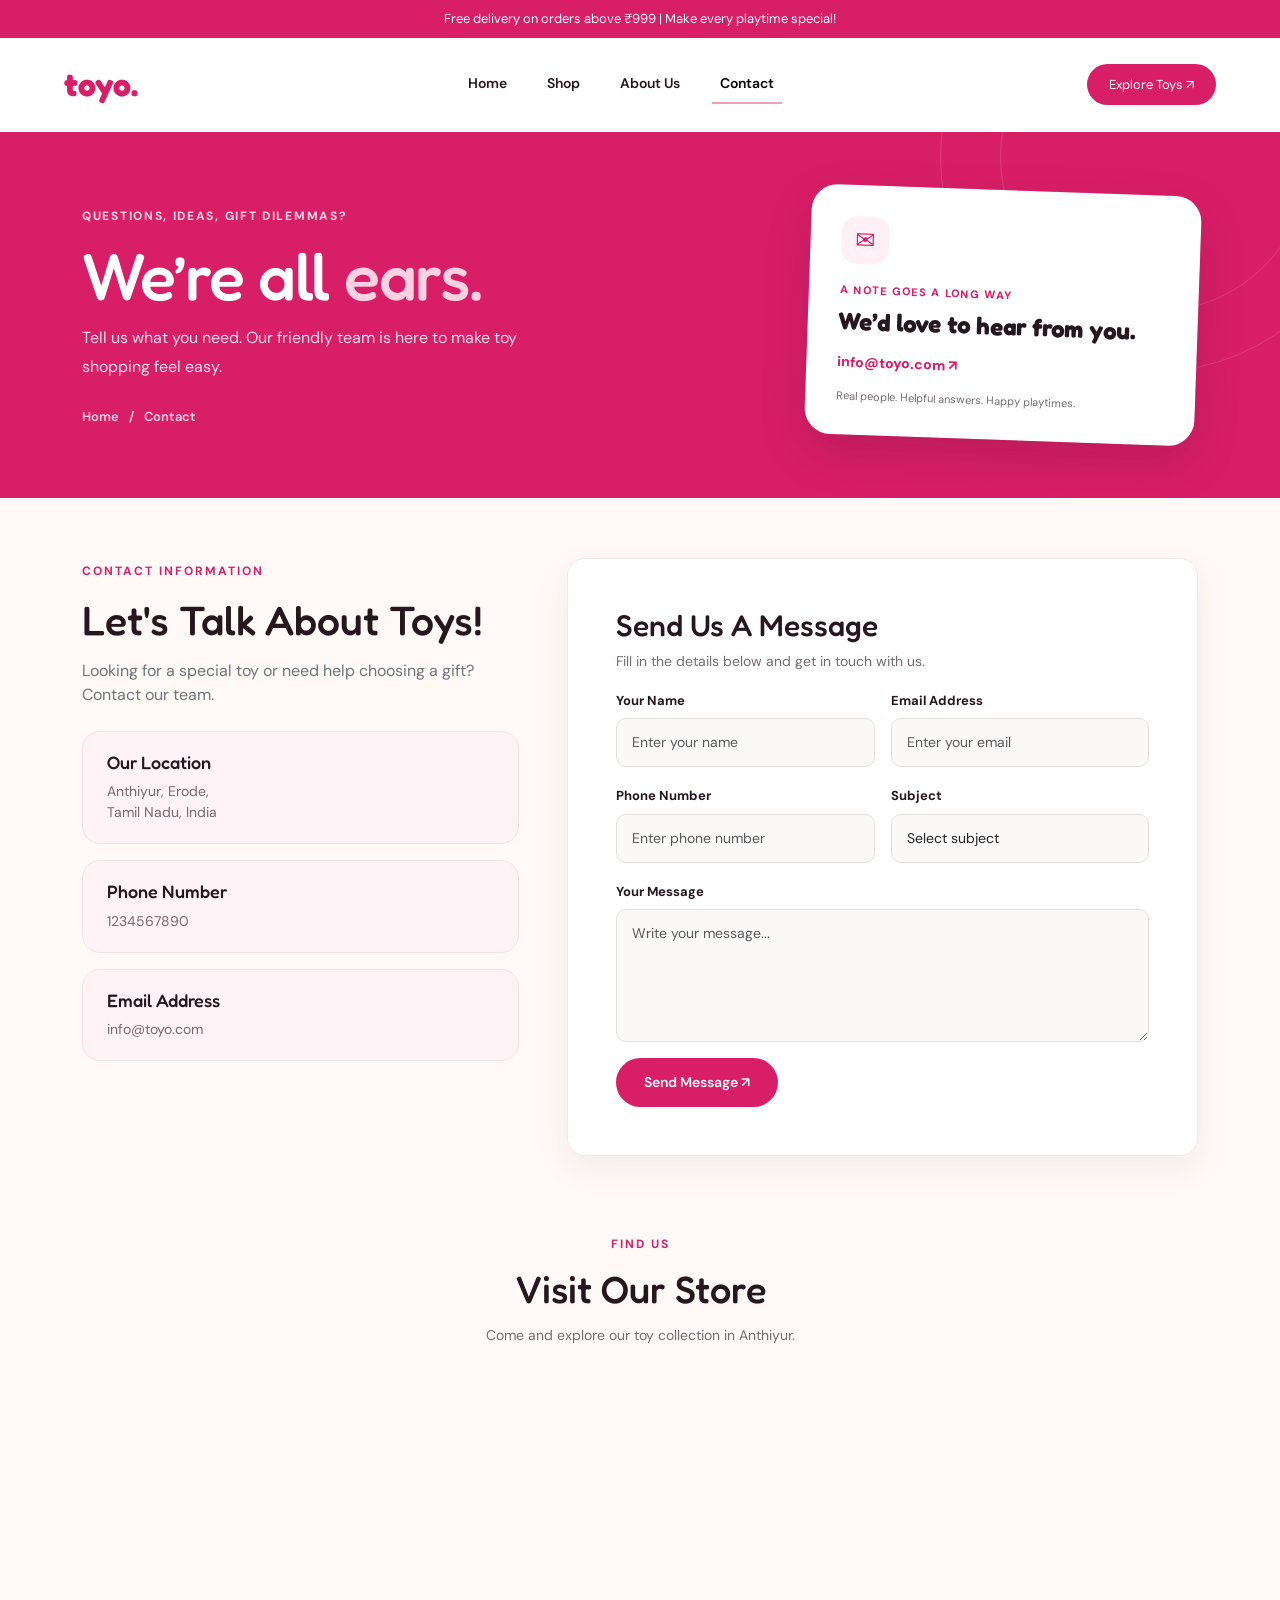
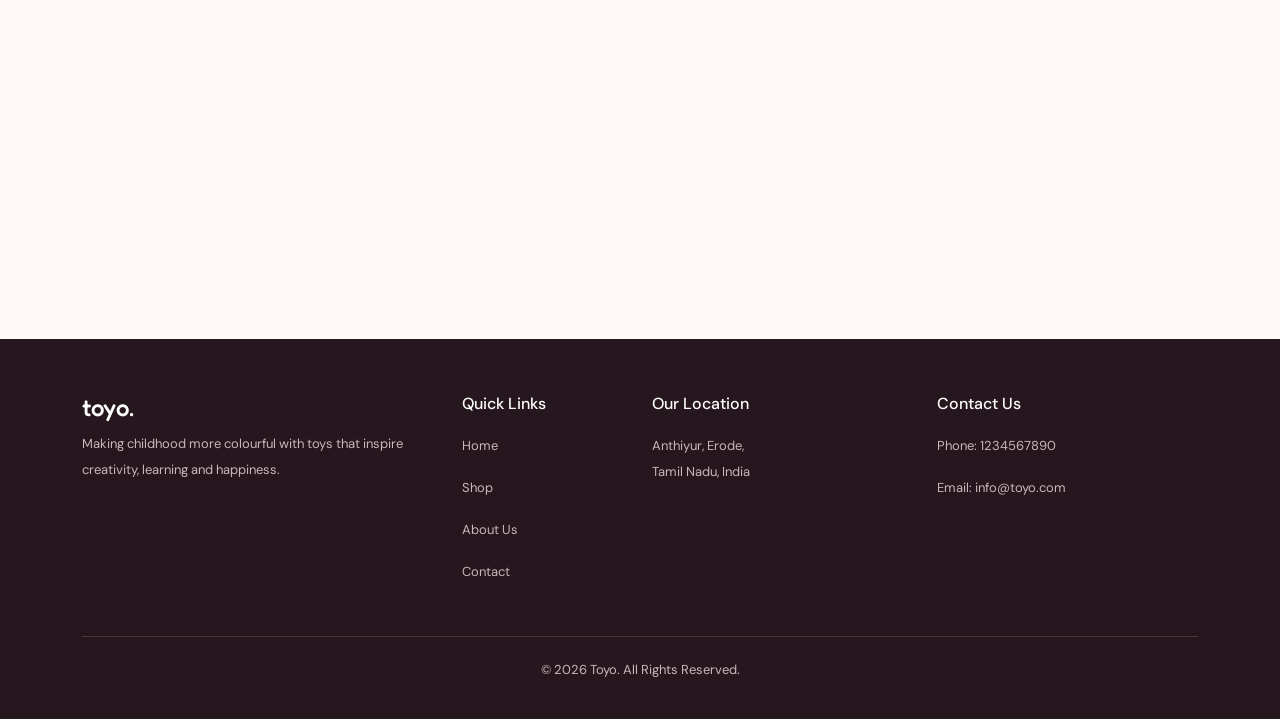
<file: contact.html>
<!DOCTYPE html>
<html lang="en">
<head>
    <meta charset="UTF-8">
    <meta name="viewport" content="width=device-width, initial-scale=1.0">
    <title>Contact Us - Toyo</title>
    <link href="https://cdn.jsdelivr.net/npm/bootstrap@5.3.3/dist/css/bootstrap.min.css" rel="stylesheet">
    <link rel="stylesheet" href="css/style.css">
</head>
<body>

<div class="top-bar">Free delivery on orders above ₹999 | Make every playtime special!</div>

<nav class="navbar navbar-expand-lg sticky-top">
    <div class="container-fluid">
        <a class="navbar-brand" href="index.html">toyo.</a>

        <button class="navbar-toggler" type="button" data-bs-toggle="collapse" data-bs-target="#navMenu">
            <span class="navbar-toggler-icon"></span>
        </button>

        <div class="collapse navbar-collapse" id="navMenu">
            <ul class="navbar-nav mx-auto">
                <li class="nav-item"><a class="nav-link" href="index.html">Home</a></li>
                <li class="nav-item"><a class="nav-link" href="shop.html">Shop</a></li>
                <li class="nav-item"><a class="nav-link" href="about.html">About Us</a></li>
                <li class="nav-item"><a class="nav-link active" href="contact.html">Contact</a></li>
            </ul>

            <a href="shop.html" class="nav-contact">Explore Toys ↗</a>
        </div>
    </div>
</nav>

<section class="page-hero contact-hero">
    <div class="container">
        <div class="row align-items-center g-4">
            <div class="col-lg-7">
                <span class="page-hero-kicker">Questions, ideas, gift dilemmas?</span>
                <h1>We’re all <span>ears.</span></h1>
                <p>Tell us what you need. Our friendly team is here to make toy shopping feel easy.</p>
                <div class="page-hero-breadcrumb"><a href="index.html">Home</a><span>/</span><span>Contact</span></div>
            </div>
            <div class="col-lg-5">
                <div class="contact-hero-card">
                    <span class="contact-hero-icon" aria-hidden="true">✉</span>
                    <span class="contact-hero-card-kicker">A note goes a long way</span>
                    <strong>We’d love to hear from you.</strong>
                    <a href="mailto:info@toyo.com">info@toyo.com <span aria-hidden="true">↗</span></a>
                    <span class="contact-hero-card-foot">Real people. Helpful answers. Happy playtimes.</span>
                </div>
            </div>
        </div>
    </div>
</section>

<section class="section-space contact-section">
    <div class="container">
        <div class="row g-4 g-lg-5 align-items-start">

            <div class="col-lg-5 contact-details">
                <span class="small-heading">Contact Information</span>
                <h2 class="contact-title mt-3 mb-3">Let's Talk About Toys!</h2>

                <p class="text-secondary mb-4">
                    Looking for a special toy or need help choosing a gift?
                    Contact our team.
                </p>

                <div class="contact-box contact-info-card mb-3">
                    <h5>Our Location</h5>
                    <p class="mb-0">Anthiyur, Erode,<br>Tamil Nadu, India</p>
                </div>

                <div class="contact-box contact-info-card mb-3">
                    <h5>Phone Number</h5>
                    <p class="mb-0">1234567890</p>
                </div>

                <div class="contact-box contact-info-card">
                    <h5>Email Address</h5>
                    <p class="mb-0">info@toyo.com</p>
                </div>
            </div>

            <div class="col-lg-7">
                <div class="contact-box contact-form-card p-4 p-md-5">
                    <h3 class="mb-2">Send Us A Message</h3>
                    <p>Fill in the details below and get in touch with us.</p>

                    <form action="#" method="post">

                        <div class="row g-3">
                            <div class="col-md-6">
                                <label class="form-label">Your Name</label>
                                <input type="text" class="form-control" placeholder="Enter your name" required>
                            </div>

                            <div class="col-md-6">
                                <label class="form-label">Email Address</label>
                                <input type="email" class="form-control" placeholder="Enter your email" required>
                            </div>

                            <div class="col-md-6">
                                <label class="form-label">Phone Number</label>
                                <input type="tel" class="form-control" placeholder="Enter phone number" required>
                            </div>

                            <div class="col-md-6">
                                <label class="form-label">Subject</label>
                                <select class="form-select form-control" required>
                                    <option value="">Select subject</option>
                                    <option>Product Enquiry</option>
                                    <option>Order Enquiry</option>
                                    <option>Gift Suggestions</option>
                                    <option>Other</option>
                                </select>
                            </div>

                            <div class="col-12">
                                <label class="form-label">Your Message</label>
                                <textarea class="form-control" rows="5" placeholder="Write your message..." required></textarea>
                            </div>

                            <div class="col-12">
                                <button type="submit" class="main-btn border-0">
                                    Send Message ↗
                                </button>
                            </div>
                        </div>

                    </form>
                </div>
            </div>

        </div>
    </div>
</section>

<section class="section-space pt-0">
    <div class="container">
        <div class="section-heading">
            <span class="small-heading">Find Us</span>
            <h2>Visit Our Store</h2>
            <p>Come and explore our toy collection in Anthiyur.</p>
        </div>

        <div class="ratio ratio-21x9 rounded-4 overflow-hidden">
            <iframe
                src="https://maps.google.com/maps?q=Anthiyur%2C%20Erode%2C%20Tamil%20Nadu&t=&z=13&ie=UTF8&iwloc=&output=embed"
                loading="lazy"
                allowfullscreen>
            </iframe>
        </div>
    </div>
</section>

<footer class="footer">
    <div class="container">
        <div class="row g-4">
            <div class="col-12 col-md-6 col-lg-4">
                <h4>toyo.</h4>
                <p>Making childhood more colourful with toys that inspire creativity, learning and happiness.</p>
            </div>

            <div class="col-12 col-md-6 col-lg-2">
                <h5>Quick Links</h5>
                <p><a href="index.html">Home</a></p>
                <p><a href="shop.html">Shop</a></p>
                <p><a href="about.html">About Us</a></p>
                <p><a href="contact.html">Contact</a></p>
            </div>

            <div class="col-12 col-md-6 col-lg-3">
                <h5>Our Location</h5>
                <p>Anthiyur, Erode,<br>Tamil Nadu, India</p>
            </div>

            <div class="col-12 col-md-6 col-lg-3">
                <h5>Contact Us</h5>
                <p>Phone: 1234567890</p>
                <p>Email: info@toyo.com</p>
            </div>
        </div>

        <div class="footer-bottom text-center">
            <p>© 2026 Toyo. All Rights Reserved.</p>
        </div>
    </div>
</footer>

<script src="https://cdn.jsdelivr.net/npm/bootstrap@5.3.3/dist/js/bootstrap.bundle.min.js"></script>
</body>
</html>
</file>
<file: css/style.css>
@import url('https://fonts.googleapis.com/css2?family=DM+Sans:wght@400;500;600;700;800&family=Fredoka:wght@400;500;600;700&display=swap');

:root {
    --primary: #d91e68;
    --dark: #26171f;
    --cream: #fffaf7;
    --pink: #f9dce8;
    --gold: #e7df42;
    --text: #766b71;
    --white: #ffffff;
}

* {
    margin: 0;
    padding: 0;
    box-sizing: border-box;
}

body {
    font-family: 'DM Sans', sans-serif;
    background: var(--cream);
    color: var(--dark);
}

h1, h2, h3, h4 {
    font-family: 'Fredoka', sans-serif;
}

a {
    text-decoration: none;
}

.top-bar {
    background: var(--primary);
    color: white;
    padding: 9px;
    text-align: center;
    font-size: 13px;
}

.navbar {
    background: var(--white);
    padding: 18px 0;
}

.navbar .container-fluid {
    padding-right: clamp(16px, 5vw, 72px);
    padding-left: clamp(16px, 5vw, 72px);
}

.navbar-brand {
    font-family: 'Fredoka', sans-serif;
    color: var(--primary) !important;
    font-size: 32px;
    font-weight: 800;
}

.nav-link {
    color: var(--dark);
    font-size: 14px;
    font-weight: 600;
    margin: 0 12px;
}

.nav-link:hover,
.nav-link.active {
    color: var(--primary);
    border-bottom: 2px solid rgb(243, 160, 174);
}

.nav-contact {
    background: var(--primary);
    color: white;
    padding: 11px 22px;
    border-radius: 30px;
    font-size: 13px;
}

.hero {
    padding: 55px 0 65px;
}

.hero-content {
    padding: 35px 20px 35px 0;
}

.small-heading {
    color: var(--primary);
    font-weight: 700;
    letter-spacing: 2px;
    font-size: 12px;
    text-transform: uppercase;
}

.hero h1 {
    font-size: clamp(42px, 5vw, 68px);
    line-height: 1.13;
    margin: 20px 0;
}

.hero h1 span {
    color: var(--primary);
}

.hero p {
    color: var(--text);
    line-height: 1.9;
    max-width: 450px;
}

.main-btn {
    display: inline-block;
    background: var(--primary);
    color: white;
    padding: 14px 28px;
    border-radius: 30px;
    font-weight: 600;
    font-size: 14px;
    transition: .3s;
}

.main-btn:hover {
    background: var(--dark);
    color: white;
    transform: translateY(-3px);
}

.secondary-btn {
    display: inline-block;
    border: 1px solid var(--primary);
    color: var(--primary);
    padding: 13px 25px;
    border-radius: 30px;
    font-size: 14px;
    font-weight: 600;
}

.hero-image {
    background: var(--pink);
    border-radius: 48% 48% 20px 20px;
    overflow: hidden;
    min-height: 420px;
}

.hero-image img {
    width: 100%;
    height: 440px;
    object-fit: cover;
}

.section-space {
    padding: 75px 0;
}

.section-heading {
    text-align: center;
    margin-bottom: 40px;
}

.section-heading h2 {
    font-size: 38px;
    margin: 12px 0;
}

.section-heading p {
    color: var(--text);
    font-size: 14px;
}

.category-card {
    text-align: center;
    padding: 22px 12px;
    border-radius: 18px;
    background: white;
    box-shadow: 0 5px 20px rgba(0,0,0,.04);
    transition: .3s;
    height: 100%;
}

.category-card:hover {
    transform: translateY(-7px);
}

.category-card img {
    height: 145px;
    width: 100%;
    object-fit: contain;
    margin-bottom: 15px;
}

.category-card h5 {
    font-size: 17px;
}

.product-card {
    border: 1px solid #f3e3ea;
    background: white;
    border-radius: 16px;
    overflow: hidden;
    height: 100%;
    box-shadow: 0 10px 28px rgba(68, 34, 49, .12);
    transition: .3s;
}

.product-card:hover {
    transform: translateY(-6px);
    box-shadow: 0 12px 25px rgba(0,0,0,.08);
}

.product-image {
    background: #fff1f5;
    position: relative;
}

.product-image img {
    display: block;
    width: 100%;
    height: 100%;
    aspect-ratio: 1;
    object-fit: cover;
}

.sale-label {
    position: absolute;
    top: 15px;
    left: 15px;
    background: var(--primary);
    color: white;
    padding: 5px 12px;
    font-size: 11px;
    border-radius: 20px;
}

.product-info {
    padding: 20px;
}

.product-info h5 {
    font-family: 'DM Sans', sans-serif;
    font-weight: 700;
    font-size: 16px;
}

.product-info p {
    color: var(--text);
    font-size: 13px;
}

.price {
    color: var(--primary);
    font-weight: 800;
    font-size: 17px;
}

.old-price {
    color: #aaa;
    font-size: 13px;
    text-decoration: line-through;
    margin-left: 7px;
}

.product-btn {
    display: block;
    border: 1px solid var(--primary);
    color: var(--primary);
    text-align: center;
    padding: 10px;
    border-radius: 25px;
    font-size: 13px;
    font-weight: 700;
    margin-top: 14px;
}

.product-btn:hover {
    background: var(--primary);
    color: white;
}

.offer-section {
    background: #fff0f5;
    border-radius: 25px;
    padding: 45px;
}

.offer-section h2 {
    font-size: 40px;
}

.offer-image img {
    width: 100%;
    height: 260px;
    object-fit: contain;
}

.page-banner {
    background: #fff0f5;
    text-align: center;
    padding: 65px 15px;
}

.page-banner h1 {
    font-size: 45px;
}

.page-banner p {
    color: var(--text);
}

.about-image img {
    width: 100%;
    height: 400px;
    object-fit: cover;
    border-radius: 20px;
}

.feature-box {
    background: white;
    padding: 25px;
    border-radius: 15px;
    height: 100%;
}

.feature-box h5 {
    font-family: 'DM Sans', sans-serif;
    font-weight: 700;
}

.feature-box p {
    color: var(--text);
    font-size: 14px;
    margin-bottom: 0;
}

.contact-box {
    background: white;
    padding: 28px;
    border-radius: 18px;
}

.contact-box p {
    color: var(--text);
    font-size: 14px;
}

.contact-section {
    padding-top: 60px;
}

.contact-title {
    font-size: clamp(32px, 3.2vw, 42px);
    line-height: 1.1;
}

.contact-info-card {
    padding: 20px 24px;
    border: 1px solid #f5e1e9;
    background: #fff3f7;
}

.contact-info-card h5 {
    margin-bottom: 8px;
    font-family: 'Fredoka', sans-serif;
    font-size: 18px;
}

.contact-form-card {
    border: 1px solid #f5e8ed;
    box-shadow: 0 12px 35px rgba(67, 35, 49, .07);
}

.contact-form-card h3 {
    font-size: 30px;
}

.contact-form-card .form-label {
    color: var(--dark);
    font-size: 13px;
    font-weight: 700;
}

.form-control {
    padding: 13px 15px;
    border-radius: 10px;
    border: 1px solid #e5dfdc;
    background: #faf9f8;
    font-size: 14px;
}

.form-control:focus {
    border-color: var(--primary);
    box-shadow: 0 0 0 3px rgba(217,30,104,.12);
}

.footer {
    background: var(--dark);
    color: white;
    padding: 55px 0 20px;
}

.footer h4 {
    color: white;
}

.footer h5 {
    font-family: 'DM Sans', sans-serif;
    font-size: 16px;
    margin-bottom: 20px;
}

.footer p,
.footer a {
    color: #c5b9b9;
    font-size: 13px;
    line-height: 2;
}

.footer a:hover {
    color: var(--pink);
}

.footer-bottom {
    border-top: 1px solid #453838;
    padding-top: 20px;
    margin-top: 35px;
}

@media(max-width: 991px) {
    .navbar-nav {
        padding: 15px 0;
    }

    .nav-link {
        margin: 5px 0;
    }

    .hero-content {
        padding: 20px 0;
    }

    .hero-image img {
        height: 350px;
    }
}

@media(max-width: 767px) {
    .hero {
        padding: 30px 0 45px;
    }

    .hero h1 {
        font-size: 43px;
    }

    .hero-image {
        min-height: 300px;
    }

    .hero-image img {
        height: 320px;
    }

    .section-space {
        padding: 50px 0;
    }

    .section-heading h2 {
        font-size: 30px;
    }

    .offer-section {
        padding: 25px;
        text-align: center;
    }

    .offer-section h2 {
        font-size: 32px;
    }

    .page-banner h1 {
        font-size: 36px;
    }

    .about-image img {
        height: 300px;
    }

    .footer {
        text-align: center;
    }

    .footer .row > [class*="col-"] {
        text-align: center;
    }

    .contact-section {
        padding-top: 42px;
    }

    .contact-form-card {
        padding: 24px !important;
    }

    .contact-form-card h3 {
        font-size: 26px;
    }
}

.home-page .hero {
    padding: 24px 0 52px;
}

.hero-panel {
    position: relative;
    overflow: hidden;
    padding: 48px 46px 58px;
    border-radius: 28px;
    background: var(--primary);
    color: var(--white);
}

.hero-panel::after {
    position: absolute;
    right: 0;
    bottom: -1px;
    left: 0;
    height: 19px;
    background: radial-gradient(circle at 18px 0, var(--cream) 18px, transparent 19px) repeat-x;
    background-size: 36px 36px;
    content: "";
}

.hero-panel .hero-content {
    padding: 20px 10px 24px 0;
}

.hero-kicker {
    display: inline-block;
    color: var(--gold);
    font-size: 13px;
    font-weight: 800;
    letter-spacing: 1.5px;
    text-transform: uppercase;
}

.hero-panel h1 {
    margin: 15px 0;
    font-size: clamp(48px, 6vw, 78px);
    font-weight: 600;
    line-height: .98;
    letter-spacing: -2px;
}

.hero-panel h1 span {
    color: var(--gold);
}

.hero-panel p {
    max-width: 430px;
    color: rgba(255,255,255,.88);
    line-height: 1.8;
}

.hero-btn {
    background: var(--gold);
    color: var(--dark);
}

.hero-btn:hover {
    background: var(--white);
    color: var(--dark);
}

.hero-love {
    display: flex;
    align-items: center;
    gap: 10px;
    color: rgba(255,255,255,.9);
    font-size: 12px;
    font-weight: 600;
}

.hero-love-stars {
    color: var(--gold);
    font-size: 16px;
    letter-spacing: 2px;
}

.home-page .hero-image {
    position: relative;
    min-height: 380px;
    margin: 0 auto;
    max-width: 420px;
    border: 8px solid rgba(255,255,255,.2);
    border-radius: 48% 48% 46% 46%;
    background: #f5b5cd;
}

.home-page .hero-image img {
    height: 400px;
    border-radius: inherit;
}

.hero-sticker {
    position: absolute;
    right: -14px;
    bottom: 26px;
    display: grid;
    width: 96px;
    height: 96px;
    place-content: center;
    border: 4px solid var(--primary);
    border-radius: 50%;
    background: var(--gold);
    color: var(--dark);
    font-family: 'Fredoka', sans-serif;
    font-size: 16px;
    font-weight: 600;
    line-height: 1.1;
    text-align: center;
    transform: rotate(9deg);
}

.home-page .section-heading h2 {
    font-size: clamp(30px, 4vw, 42px);
}

.home-page .category-card {
    padding: 14px 12px 10px;
    background: transparent;
    box-shadow: none;
}

.home-page .category-card img {
    width: 150px;
    height: 150px;
    max-width: 100%;
    margin-bottom: 17px;
    border: 6px solid var(--white);
    border-radius: 50%;
    background: var(--pink);
    box-shadow: 0 7px 22px rgba(68, 34, 49, .1);
}

.home-page .category-card h5 {
    color: var(--dark);
    font-family: 'Fredoka', sans-serif;
    font-size: 18px;
}

.home-page .category-card p {
    margin-bottom: 0;
}

@media(max-width: 767px) {
    .hero-panel {
        padding: 24px 20px 45px;
        border-radius: 22px;
    }

    .hero-panel .hero-content {
        padding: 16px 0 28px;
    }

    .hero-panel h1 {
        font-size: 52px;
    }

    .home-page .hero-image {
        min-height: 280px;
        max-width: 320px;
    }

    .home-page .hero-image img {
        height: 290px;
    }

    .hero-sticker {
        right: -8px;
        bottom: 16px;
        width: 80px;
        height: 80px;
        font-size: 14px;
    }

    .home-page .category-card img {
        width: 138px;
        height: 138px;
    }

    .product-info {
        padding: 22px;
    }
}

.page-hero {
    position: relative;
    overflow: hidden;
    padding: 58px 0;
}

.page-hero h1 {
    max-width: 620px;
    margin: 15px 0;
    font-size: clamp(44px, 5.2vw, 68px);
    line-height: 1.02;
    letter-spacing: -1.5px;
}

.page-hero p {
    max-width: 490px;
    margin-bottom: 24px;
    color: var(--text);
    font-size: 16px;
    line-height: 1.8;
}

.page-hero-kicker {
    color: var(--primary);
    font-size: 12px;
    font-weight: 800;
    letter-spacing: 1.7px;
    text-transform: uppercase;
}

.page-hero-breadcrumb {
    display: flex;
    align-items: center;
    gap: 10px;
    margin-top: 25px;
    color: var(--text);
    font-size: 13px;
    font-weight: 600;
}

.page-hero-breadcrumb a {
    color: inherit;
}

.page-hero-breadcrumb a:hover {
    color: var(--primary);
}

.shop-hero {
    background: var(--primary);
    color: var(--white);
}

.shop-hero .page-hero-kicker {
    color: #ffd1e1;
}

.shop-hero p,
.shop-hero .page-hero-breadcrumb {
    color: rgba(255,255,255,.86);
}

.shop-hero .page-hero-breadcrumb a:hover {
    color: #ffd1e1;
}

.shop-hero h1 span {
    color: #ffd1e1;
}

.shop-hero-btn {
    padding: 12px 23px;
}

.shop-hero-art {
    position: relative;
    width: min(100%, 440px);
    height: 340px;
    margin: 0 auto;
    border: 10px solid rgba(255,255,255,.82);
    border-radius: 48% 48% 24px 24px;
    background: #f5c2d5;
    box-shadow: 0 16px 38px rgba(88, 42, 61, .1);
}

.shop-hero-art > img {
    width: 100%;
    height: 100%;
    border-radius: inherit;
    object-fit: cover;
}

.shop-hero-note {
    position: absolute;
    right: -24px;
    bottom: 24px;
    display: flex;
    flex-direction: column;
    gap: 3px;
    padding: 14px 18px;
    border: 3px solid var(--primary);
    border-radius: 16px;
    background: #f9dce8;
    color: var(--dark);
    transform: rotate(3deg);
}

.shop-hero-note strong {
    font-family: 'Fredoka', sans-serif;
    font-size: 17px;
}

.shop-hero-note span {
    font-size: 11px;
}

.shop-hero-spark {
    position: absolute;
    z-index: 1;
    color: var(--primary);
    line-height: 1;
}

.shop-hero-spark-one {
    top: 26px;
    left: -22px;
    font-size: 38px;
}

.shop-hero-spark-two {
    top: 55px;
    right: -24px;
    color: #ffd1e1;
    font-size: 34px;
}

.about-hero {
    background: var(--primary);
    color: var(--white);
}

.about-hero .page-hero-kicker {
    color: #ffd1e1;
}

.about-hero p,
.about-hero .page-hero-breadcrumb {
    color: rgba(255,255,255,.86);
}

.about-hero .page-hero-breadcrumb a:hover {
    color: #ffd1e1;
}

.about-hero h1 span {
    color: #ffd1e1;
}

.about-hero-btn {
    padding: 12px 23px;
}

.about-hero-art {
    position: relative;
    width: min(100%, 455px);
    height: 360px;
    margin: 0 auto;
    padding: 12px;
    border: 2px dashed rgba(255,255,255,.6);
    border-radius: 30px 150px 30px 150px;
    transform: rotate(2deg);
}

.about-hero-art > img {
    width: 100%;
    height: 100%;
    border-radius: 22px 138px 22px 138px;
    object-fit: cover;
}

.about-hero-stamp {
    position: absolute;
    top: 24px;
    left: -26px;
    display: flex;
    width: 100px;
    height: 100px;
    flex-direction: column;
    align-items: center;
    justify-content: center;
    border: 4px solid var(--primary);
    border-radius: 50%;
    background: var(--primary);
    color: var(--white);
    font-family: 'Fredoka', sans-serif;
    font-size: 17px;
    font-weight: 600;
    line-height: 1.05;
    transform: rotate(-9deg);
}

.about-hero-stamp span:last-child {
    color: #ffd1e1;
    font-size: 18px;
}

.about-hero-caption {
    position: absolute;
    right: 12px;
    bottom: 22px;
    padding: 10px 16px;
    border-radius: 20px;
    background: var(--white);
    color: var(--dark);
    font-size: 12px;
    font-weight: 700;
    transform: rotate(-2deg);
}

.contact-hero {
    background: var(--primary);
    color: var(--white);
}

.contact-hero::before,
.contact-hero::after {
    position: absolute;
    border: 1px solid rgba(255,255,255,.13);
    border-radius: 50%;
    content: "";
    pointer-events: none;
}

.contact-hero::before {
    top: -190px;
    right: -90px;
    width: 430px;
    height: 430px;
}

.contact-hero::after {
    top: -130px;
    right: -30px;
    width: 310px;
    height: 310px;
}

.contact-hero .container {
    position: relative;
    z-index: 1;
}

.contact-hero .page-hero-kicker {
    color: #ffd1e1;
}

.contact-hero h1 span {
    color: #ffd1e1;
}

.contact-hero p {
    color: rgba(255,255,255,.86);
}

.contact-hero .page-hero-breadcrumb {
    color: rgba(255,255,255,.82);
}

.contact-hero .page-hero-breadcrumb a:hover {
    color: #ffd1e1;
}

.contact-hero-card {
    display: flex;
    max-width: 390px;
    min-height: 245px;
    flex-direction: column;
    align-items: flex-start;
    justify-content: center;
    margin-left: auto;
    padding: 30px;
    border: 1px solid rgba(255,255,255,.65);
    border-radius: 26px;
    background: var(--white);
    box-shadow: 0 18px 45px rgba(54, 14, 33, .18);
    color: var(--dark);
    transform: rotate(2deg);
}

.contact-hero-icon {
    display: grid;
    width: 48px;
    height: 48px;
    margin-bottom: 18px;
    place-items: center;
    border-radius: 16px;
    background: #fff0f5;
    color: var(--primary);
    font-size: 24px;
}

.contact-hero-card-kicker {
    margin-bottom: 5px;
    color: var(--primary);
    font-size: 11px;
    font-weight: 800;
    letter-spacing: 1.3px;
    text-transform: uppercase;
}

.contact-hero-card strong {
    margin-bottom: 12px;
    font-family: 'Fredoka', sans-serif;
    font-size: 24px;
}

.contact-hero-card > a {
    color: var(--primary);
    font-size: 14px;
    font-weight: 800;
}

.contact-hero-card-foot {
    margin-top: 15px;
    color: var(--text);
    font-size: 11px;
}

@media(max-width: 767px) {
    .page-hero {
        padding: 42px 0;
    }

    .page-hero h1 {
        font-size: 46px;
    }

    .page-hero p {
        font-size: 14px;
    }

    .shop-hero-art {
        height: 275px;
        width: min(88%, 360px);
    }

    .shop-hero-note {
        right: -18px;
        bottom: 16px;
        padding: 11px 14px;
    }

    .about-hero-art {
        width: min(88%, 370px);
        height: 285px;
    }

    .about-hero-stamp {
        left: -20px;
        width: 82px;
        height: 82px;
        font-size: 15px;
    }

    .contact-hero-card {
        min-height: 215px;
        margin: 12px auto 0;
        padding: 24px;
        transform: none;
    }
}
</file>
